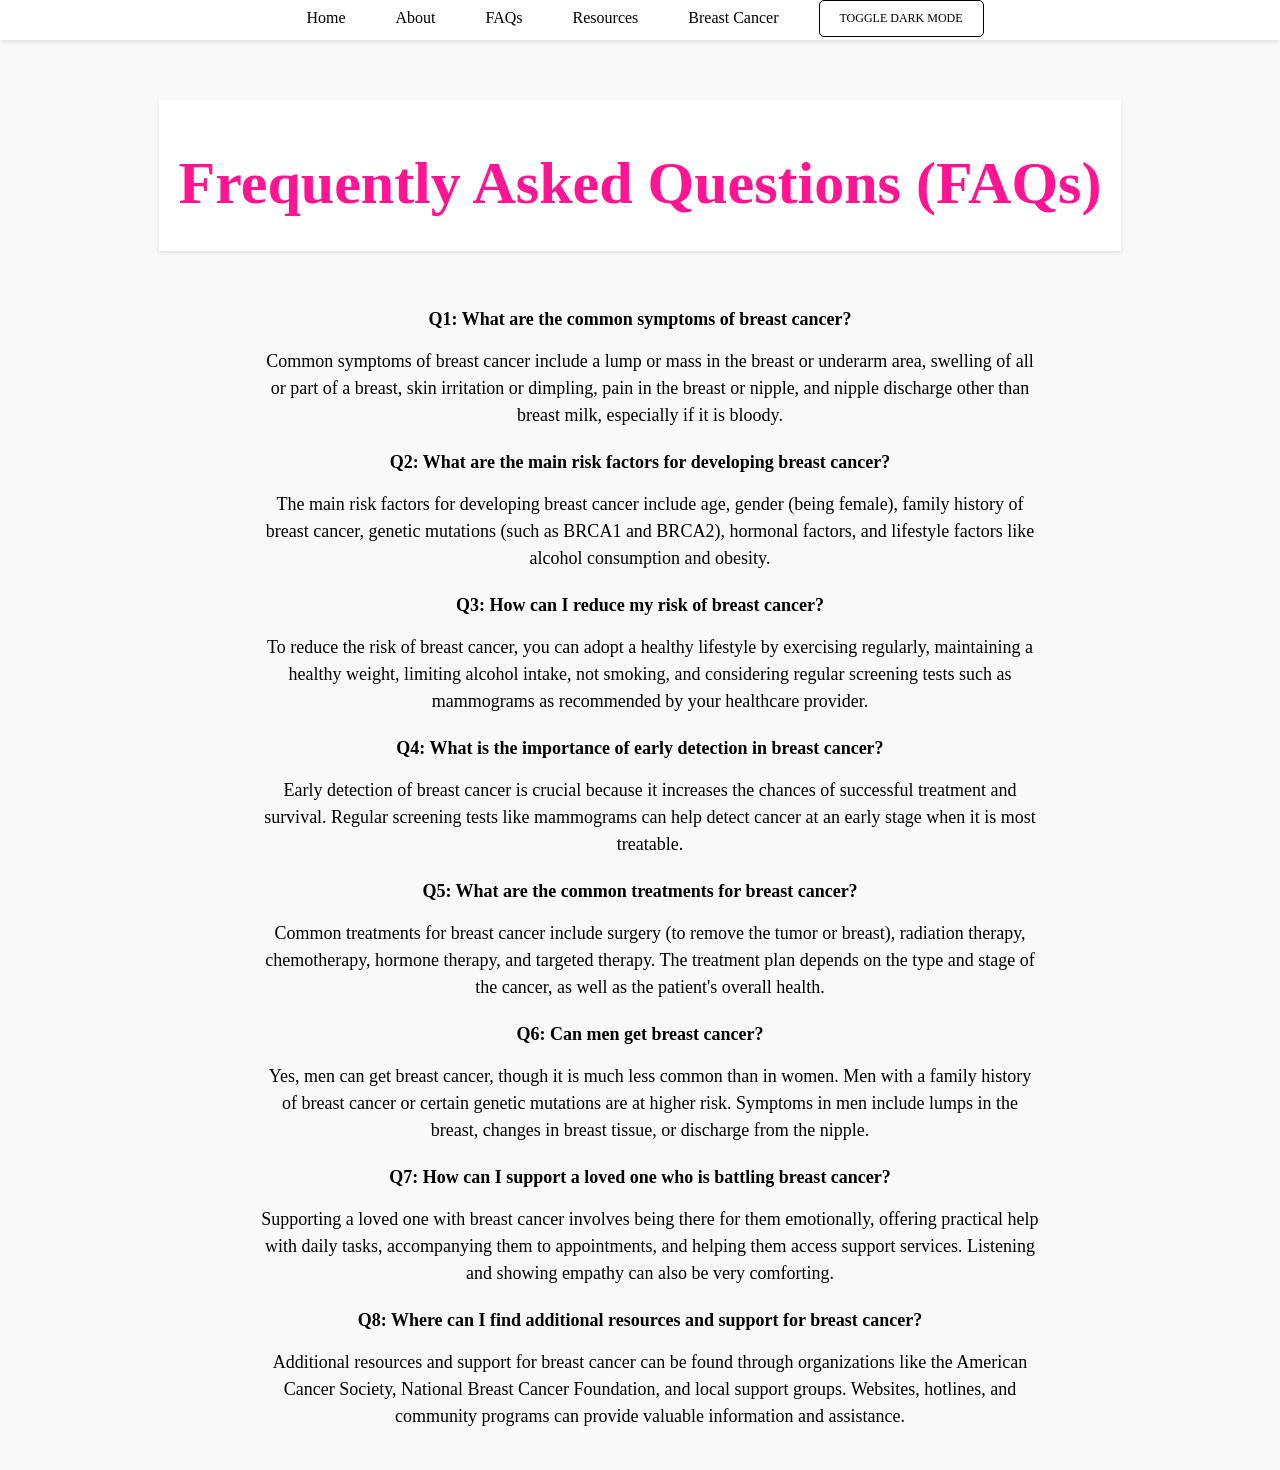
<file: FAQs.html>
<!DOCTYPE html>
<html lang="en">
<head>
    <meta charset="UTF-8"> <!-- Specifies the character encoding for the document -->
    <meta name="viewport" content="width=device-width, initial-scale=1.0"> <!-- Sets viewport for responsive design -->
    <title>FAQs - LadyLife Wellness</title> <!-- Title of the page displayed in the browser tab -->
    <link rel="stylesheet" href="style.css"> <!-- Link to the main CSS file for styling -->
    <link rel="stylesheet" href="FAQs.css"> <!-- Link to the FAQ-specific CSS file -->
    <style>
        /* Add styles for dark mode */
        body.dark-mode {
            background-color: #333; /* Dark background for dark mode */
            color: #fff; /* Light text color for contrast */
        }
        .navbar-container.dark-mode {
            background-color: #444; /* Darker background for navbar in dark mode */
        }

        /* General styles */
        body {
            display: flex; /* Use flexbox for layout */
            flex-direction: column; /* Stack elements vertically */
            align-items: center; /* Center align the content */
            margin: 0; /* Remove default margin */
            font-family: 'Times New Roman', Times, serif; /* Set font family for text */
            background-color: #f9f9f9; /* Light background color */
            transition: background-color 0.3s, color 0.3s; /* Smooth transition for color changes */
        }

        /* Navigation bar styles */
        .navbar-container {
            background-color: white; /* White background for the navbar */
            color: black; /* Black text color for navbar */
            position: fixed; /* Fix the navbar to the top of the viewport */
            width: 100%; /* Full width of the navbar */
            top: 0; /* Position the navbar at the top */
            z-index: 1000; /* Ensure the navbar is above other content */
            box-shadow: 0 2px 4px rgba(0, 0, 0, 0.1); /* Subtle shadow for depth effect */
        }

        .navbar {
            display: flex; /* Use flexbox for navbar items */
            justify-content: center; /* Center navbar items */
            padding: 10px 15; /* Padding for the navbar */
        }

        .navbar ul {
            list-style-type: none; /* Remove default list styling */
            padding: 15; /* Padding for the list */
            margin: 0; /* Remove margin from the list */
            display: flex; /* Display list items in a row */
            justify-content: center; /* Center the list items */
        }

        .navbar ul li {
            margin: 0 15px; /* Space between list items */
        }

        .navbar ul li a {
            color: black; /* Black text color for links */
            text-decoration: none; /* Remove underline from links */
            padding: 5px 10px; /* Padding around link text */
            transition: font-weight 0.3s, color 0.3s; /* Smooth transition for hover effects */
        }

        .navbar ul li button {
            background-color: transparent; /* No background for the button */
            border: 1px solid black; /* Black border for the button */
            color: black; /* Black text color for the button */
            cursor: pointer; /* Pointer cursor on hover */
            font-size: 1em; /* Font size for button text */
            padding: 10px 15px; /* Padding for button */
            border-radius: 5px; /* Rounded corners for button */
            transition: background-color 0.3s, border-color 0.3s, color 0.3s; /* Smooth transition for hover effects */
        }

        .navbar ul li button:hover {
            background-color: #FF1493; /* Pink background on button hover */
            border-color: #FF1493; /* Pink border on button hover */
            color: white; /* White text on button hover */
        }

        /* Header styles */
        .header-container {
            padding: 35px 20px 20px; /* Space for fixed navbar above */
            text-align: center; /* Center align the header text */
        }

        /* FAQ content styles */
        .content-container {
            margin-top: 20px; /* Margin above the content */
            width: 80%; /* Width of the content area */
            max-width: 800px; /* Maximum width for larger screens */
            text-align: center; /* Center align the FAQ text */
        }

        .faq-question {
            font-weight: bold; /* Bold style for questions */
            margin: 15px 0; /* Margin above and below questions */
        }

        .faq-answer {
            margin: 10px 0 20px; /* Margin above and below answers */
        }

        /* Dark mode styles */
        body.dark-mode .navbar-container {
            background-color: #222; /* Dark background for navbar in dark mode */
        }

        body.dark-mode .navbar ul li a {
            color: #ccc; /* Light text color for links in dark mode */
        }
    </style>
</head>
<body>
    <!-- Navigation bar -->
    <div class="navbar-container">
        <div class="navbar">
            <ul>
                <li><a href="index.html">Home</a></li> <!-- Link to Home page -->
                <li><a href="about.html">About</a></li> <!-- Link to About page -->
                <li><a href="FAQs.html">FAQs</a></li> <!-- Link to FAQs page -->
                <li><a href="Resources.html">Resources</a></li> <!-- Link to Resources page -->
                <li><a href="BreastCancer.html">Breast Cancer</a></li> <!-- Link to Breast Cancer page -->
                <li><button id="theme-button">Toggle Dark Mode</button></li> <!-- Button to toggle dark mode -->
            </ul>
        </div>
    </div>

    <!-- Header -->
    <div class="header-container">
        <h1>Frequently Asked Questions (FAQs)</h1> <!-- Main heading for the FAQs section -->
    </div>

    <!-- Content -->
    <div class="content-container">
        <p class="faq-question"><strong>Q1:</strong> What are the common symptoms of breast cancer?</p>
        <p class="faq-answer">Common symptoms of breast cancer include a lump or mass in the breast or underarm area, swelling of all or part of a breast, skin irritation or dimpling, pain in the breast or nipple, and nipple discharge other than breast milk, especially if it is bloody.</p>

        <p class="faq-question"><strong>Q2:</strong> What are the main risk factors for developing breast cancer?</p>
        <p class="faq-answer">The main risk factors for developing breast cancer include age, gender (being female), family history of breast cancer, genetic mutations (such as BRCA1 and BRCA2), hormonal factors, and lifestyle factors like alcohol consumption and obesity.</p>

        <p class="faq-question"><strong>Q3:</strong> How can I reduce my risk of breast cancer?</p>
        <p class="faq-answer">To reduce the risk of breast cancer, you can adopt a healthy lifestyle by exercising regularly, maintaining a healthy weight, limiting alcohol intake, not smoking, and considering regular screening tests such as mammograms as recommended by your healthcare provider.</p>

        <p class="faq-question"><strong>Q4:</strong> What is the importance of early detection in breast cancer?</p>
        <p class="faq-answer">Early detection of breast cancer is crucial because it increases the chances of successful treatment and survival. Regular screening tests like mammograms can help detect cancer at an early stage when it is most treatable.</p>

        <p class="faq-question"><strong>Q5:</strong> What are the common treatments for breast cancer?</p>
        <p class="faq-answer">Common treatments for breast cancer include surgery (to remove the tumor or breast), radiation therapy, chemotherapy, hormone therapy, and targeted therapy. The treatment plan depends on the type and stage of the cancer, as well as the patient's overall health.</p>

        <p class="faq-question"><strong>Q6:</strong> Can men get breast cancer?</p>
        <p class="faq-answer">Yes, men can get breast cancer, though it is much less common than in women. Men with a family history of breast cancer or certain genetic mutations are at higher risk. Symptoms in men include lumps in the breast, changes in breast tissue, or discharge from the nipple.</p>

        <p class="faq-question"><strong>Q7:</strong> How can I support a loved one who is battling breast cancer?</p>
        <p class="faq-answer">Supporting a loved one with breast cancer involves being there for them emotionally, offering practical help with daily tasks, accompanying them to appointments, and helping them access support services. Listening and showing empathy can also be very comforting.</p>

        <p class="faq-question"><strong>Q8:</strong> Where can I find additional resources and support for breast cancer?</p>
        <p class="faq-answer">Additional resources and support for breast cancer can be found through organizations like the American Cancer Society, National Breast Cancer Foundation, and local support groups. Websites, hotlines, and community programs can provide valuable information and assistance.</p>
    </div>

    <!-- JavaScript for dark mode toggle -->
    <script>
        document.addEventListener('DOMContentLoaded', () => { // Wait for the DOM to fully load
            const themeButton = document.getElementById('theme-button'); // Get the dark mode toggle button
            const darkMode = localStorage.getItem('dark-mode') === 'true'; // Check local storage for dark mode preference

            if (darkMode) {
                document.body.classList.add('dark-mode'); // Add dark mode class if preference is set
            }

            themeButton.addEventListener('click', () => { // Add click event listener to the button
                const isDarkMode = document.body.classList.toggle('dark-mode'); // Toggle dark mode class
                localStorage.setItem('dark-mode', isDarkMode); // Save preference to local storage
            });
        });
    </script>
</body>
</html>
</file>
<file: style.css>
/* Header ruleset */
.header-item {
  padding-top: 70px;
  /* Add padding to the top of the header */
  margin-bottom: 20px;
  /* Add margin to the bottom of the header */
  text-align: center;
  /* Center-align text within the header */
}

h1 {
  color: hotpink;
  font-family: 'Pacifico', cursive;
  font-size: 60px;
  font-weight: bold;
}

/* Header-left and Header-right rulesets */
#header-left,
#header-right {
  width: 50%;
  /* Set width to 50% for each */
}

/* Header-img ruleset */
#header-img {
  margin: 0 auto;
  /* Center the image horizontally */
  width: 400px;
  /* Set width of the image */
  max-width: 100%;
  /* Cap the maximum width of the image */
  box-shadow: 0 0 10px rgba(0, 0, 0, 0.2);
  /* Add a subtle shadow */
}

/* Header-button ruleset */
.header-button {
  background-color: #FF69B4;
  /* Pink background color */
  color: white;
  /* White text color */
  font-size: 18px;
  padding: 100px 100px;
  /* Increased padding for larger surface area */
  margin: 0 5px;
  /* Add margin to separate buttons */
  border: 2px solid transparent;
  /* Add a border with transparent color */
  cursor: pointer;
  border-radius: 20px;
  /* Add rounded corners */
  box-shadow: 0 2px 4px rgba(0, 0, 0, 0.2);
  /* Add a subtle shadow */
  text-decoration: none;
  /* Remove default text decoration */
  font-family: Arial, sans-serif;
  /* Change font family */
}

/* Header-button hover effect */
.header-button:hover {
  background-color: #FF1493;
  /* Darker pink on hover */
  border-color: #FF1493;
  /* Change border color on hover */
}

/* Paragraph style */
p {
  font-size: 18px;
  line-height: 1.5;
  margin-bottom: 10px;
}

/* Heading style */
h1,
h2,
h3,
h4,
h5,
h6 {
  color: #FF1493;
  /* Add styles for headings as needed */
}

/* Link styles */
a:link {
  color: #007bff;
  /* default link color */
  text-decoration: none;
  /* remove underline */
}

a:visited {
  color: purple;
  /* visited link color */
}

a:hover {
  color: black;
  /* hover link color */
}

a:active {
  color: #dc3545;
  /* active link color */
}

/* Footer ruleset */
.footer {
  position: fixed;
  left: 0;
  bottom: 0;
  width: 100%;
  background-color: #eaeaea;
  /* Dark background color */
  color: #fff;
  /* White text color */
  text-align: center;
  /* Center-align text */
  padding: 20px 0;
  /* Add padding to top and bottom */
}

/* Part 1: Navbar */

/* General style rule set for all items in ul */
.navbar ul {
  list-style: none;
  padding: 0;
  overflow: hidden;
  /* Hide overflowing content */
  position: fixed;
  /* Fixed position to stay on top */
  top: 0;
  width: 100%;
  margin-bottom: 20px;
  /* Add margin at the bottom */
}

/* Style rule set for individual li */
.navbar ul li {
  float: left;
  /* Float the list items to create horizontal layout */
  margin: 10px;
  /* Add margin around the list items */
}

/* Style rule set for individual li link */
.navbar ul li a {
  display: block;
  /* Convert links to block elements for better styling */
  text-decoration: none;
  /* Remove underline from links */
  color: black;
  /* Set text color */
  font-size: 16px;
  /* Set font size */
  text-align: center;
  /* Center-align text */
  padding: 10px 20px;
  /* Add padding to the links */
}

/* Style rule set for hovered link */
.navbar ul li a:hover {
  font-weight: bold;
  /* Bold font weight on hover */
}

/* Customize Dark Mode Theme */
.dark-mode {
  background-color: black;
  /* Set background color to black */
  color: white;
  /* Set text color to white */
}

/* Additional dark mode styling */
.dark-mode .navbar ul li a {
  color: white;
  /* Change link text color to white in dark mode */
}

.dark-mode .navbar ul li a:hover {
  font-weight: bold;
  /* Bold font weight on hover in dark mode */
}

.dark-mode .footer {
  background-color: #333;
  /* Dark background color for footer in dark mode */
  color: #fff;
  /* White text color for footer in dark mode */
}

/* Add style to button */
#theme-button {
    font-family: 'Times New Roman', Times, serif; /* Set font to Times New Roman */
    background-color: white; /* Set background color to white */
    color: black; /* Set text color to black */
    font-size: 12px; /* Set font size */
    padding: 10px 20px; /* Adjust padding for a rectangular shape */
    border: 1px solid black; /* Black border around the button */
    border-radius: 5px; /* Slightly rounded corners */
    cursor: pointer; /* Pointer cursor on hover */
    text-transform: uppercase; /* Uppercase text for emphasis */
    transition: background-color 0.3s, color 0.3s, border-color 0.3s; /* Smooth transition for hover effects */
  }
/* Button hover effect */
#theme-button:hover {
  background-color: black;
  color: pink;
  border-color: black; 
  /* Darker green on hover */
}

/* Additional CSS for petition container, paragraph, and signatures */
.petition-container {
  display: flex;
  flex-direction: row;
  gap: 20px;
  width: 100%;
  padding-bottom: 10px;
}

.petition-para {
  width: 55%;
  padding-right: 10px;
}

.signatures {
  width: 100%;
  padding-right: 10px;
}

/* Add to CSS file */
.error {
  border-style: solid;
  border-width: 2px;
  border-color: red;
  background: pink;
}

.header-container {
  margin-top: 100px;
}

#sign-petition {
  height: 50px;
}

#sign-now-button {
  height: 60px;

}

.content-container {
  text-align: center;
  /* Center-align content within the container */
}

/* Increase button size in content container */
.content-container button {

  font-weight: bold;
  font-family: 'Times New Roman', Times, serif;
  font-size: 20px;

}

#sign-petition {
  display: flex;
  align-items: center;
  /* Align items vertically */
  flex-wrap: wrap;
  /* Allow items to wrap */
}

#sign-petition label,
#sign-petition input {
  margin-bottom: 10px;
  /* Add some vertical spacing between input elements */
}

#sign-now-button {
  font-family: 'Times New Roman', Times, serif;
  font-size: 14px;
  font-weight: bold;
  padding: 5px 10px;
  width: 100px; /* Set a fixed width */
  height: 30px; /* Set a fixed height */
  /*adjust padding to make sign now button more rectangular shaped*/
  border: 2px solid #ccc;
  /* Add border */
  border-radius: 5px;
  /* Add border-radius for rounded corners */
  border-color: hotpink;
  color: hotpink;
}

#sign-now-button:hover {
  background-color: hotpink;
  /* Change background color to pink on hover */
  border-color: hotpink;
  /* Change border color on hover */
  color: white;
  /* Change text color on hover */
}

/* Center buttons */
.content-container button {
  display: center;
  /* Change buttons to block elements */

}

/* Adjust font size for questions */
.content-container h3 {
  font-size: 25px;
  /* Adjust the font size to your preference */
}


.breast-cancer-info {
  font-size: 20px;
  /* Adjust the font size as desired */
}

/* Header Container */
.header-container {
  background-color: #f4f1f1;
  /* Add light gray background color */
  padding: 20px;
  /* Add padding for spacing */
}

/* Header Text Container */
#header-text-container {
  text-align: center;
  /* Center-align the text */
}

.title-font {
  font-family: 'Pacifico', cursive;
  /* Use the same font family as the title */
  font-size: 30px;
  /* Use the same font size as the title */
  font-weight: bold;
  /* Use the same font weight as the title */
  color: hotpink;
  /* Use the same color as the title */
}

/* Center-align text in the middle of the page */
.container {
  display: flex;
  justify-content: center;
  /* Horizontally center the content */
  align-items: center;
  /* Vertically center the content */
  height: 100vh;
  /* Set the height of the container to full viewport height */
}

/* CSS for revealable class */
.revealable {
  position: relative;
  /* Allow containers to move without affecting other elements */
  transform: translateY(150px);
  /* Move elements downwards initially */
  opacity: 0;
  /* Make elements transparent initially */
  transition: all 2s ease;
  /* Smooth transition for all properties over 2 seconds */
}

/* CSS for active class */
.active {
  transform: translateY(0px);
  /* Move elements back to original position */
  opacity: 1;
  /* Make elements fully visible */
}

/* the modal that covers the background and prevents user interactions */
.modal {
  display: none; /* hides the modal from view by default*/
  position: fixed; /* keeps the modal in one place */
  z-index: 2; /* positions the modal on top of all other elements on the screen */
  left: 0;
  top: 0;
  width: 100%; /* Full width */
  height: 100%; /* Full height */
  background-color: rgba(0,0,0,0.4); /* 40% opacity black - other elements can still be seen */
  flex-direction: column; /* these flexbox rules center the content on the screen */
  align-items: center;
  justify-content: center;
}

/* box that contains all the content and images */
.modal-content {
  background-color: #e7e4e4; 
  text-align: center;
  font-size: 3rem;
  display: flex; /* adds flexbox to center all items */
  justify-content: center;
  align-items: center;
}

#thanks-modal-content {
width: 20rem; /* sets a default width for the text container */
  font-size: 30px;
  font-weight: bold;
  font-family: "Pacifico", cursive;
}

#modal-text-container {
  display: flex; /* adds flexbox to center the text and buttons (stretch feature) */
  flex-direction: column;
  align-items: center;
  justify-content: center;
}

.content-container {
  text-align: center;
  /* Center-align content within the container */
  padding-bottom: 60px; /* Add some padding to the bottom */
}
.footer {
  height: 2px; /* Adjust the height to your desired value */
  background-color: #eaeaea;
  text-align: center;
  padding: 20px 0;
}
.navbar {
    display: flex;
    justify-content: center; /* Center the navbar items */
    align-items: center; /* Align items vertically */
    max-width: 1200px; /* Max width to prevent stretching */
    margin: 0 auto; /* Center the navbar */
    padding: 5px 0; /* Add padding for vertical spacing */
}
/* Navbar styles */
</file>
<file: FAQs.css>
/* General styles for the FAQ page */
body {
    font-family: 'Times New Roman', Times, serif; /* Ensure a clean and readable font */
    line-height: 1.6; /* Improve readability with line spacing */
    margin: 0;
    padding: 0;
    background-color: #f9f9f9; /* Light background for the FAQ page */
}

/* Navigation bar styles */
.navbar-container {
    background-color: white; /* White background for navigation */
    color: black; /* Black text color for navigation links */
    position: fixed; /* Fix the navbar to the top */
    width: 100%; /* Full width */
    top: 0; /* Align to the top */
    z-index: 1000; /* Ensure it stays on top of other content */
    box-shadow: 0 2px 4px rgba(0, 0, 0, 0.1); /* Optional shadow for depth */
}

.navbar {
    display: flex;
    justify-content: center; /* Center the navbar items */
    padding: 20px 0; /* Add padding for vertical spacing */
}

.navbar ul {
    list-style-type: none; /* Remove default list styling */
    padding: 0;
    margin: 0;
    display: flex; /* Display items in a row */
}

.navbar ul li {
    margin: 0 10px; /* Space between links */
}

.navbar ul li a {
    color: black; /* Black text for navigation links */
    text-decoration: none; /* Remove underline */
    padding: 10px 10px; /* Padding around text */
    display: inline-block; /* Ensure padding is applied correctly */
}

/* Header styles */
.header-container {
    text-align: center; /* Center the header text */
    background-color: #fff; /* White background for the header */
    padding: 20px; /* Add padding around the header */
    padding-top: 40px; /* Space for fixed navbar */
    box-shadow: 0 2px 4px rgba(0, 0, 0, 0.1); /* Subtle shadow for depth */
}

.header-container h1 {
    margin: 0; /* Remove default margin */
    color: deeppink; /* Dark color for the header text */
}

/* Content styles */
.content-container {
    padding: 20px;
    max-width: 800px; /* Constrain content width */
    margin: 0 auto; /* Center the content */
}

/* FAQ question styles */
.faq-question {
    font-weight: bold; /* Make questions bold */
    color: black; /* Ensure questions are in black */
    margin: 15px 0; /* Add spacing above and below each question */
}

/* FAQ answer styles */
.faq-answer {
    margin: 0 0 15px 0; /* Add spacing below each answer */
    padding-left: 20px; /* Indent answers */
}

/* Footer styles (if applicable) */
.footer {
    text-align: center; /* Center footer text */
    padding: 10px;
    background-color: #333; /* Dark background for footer */
    color: #fff; /* White text for footer */
    position: fixed;
    width: 100%;
    bottom: 0;
}
</file>
